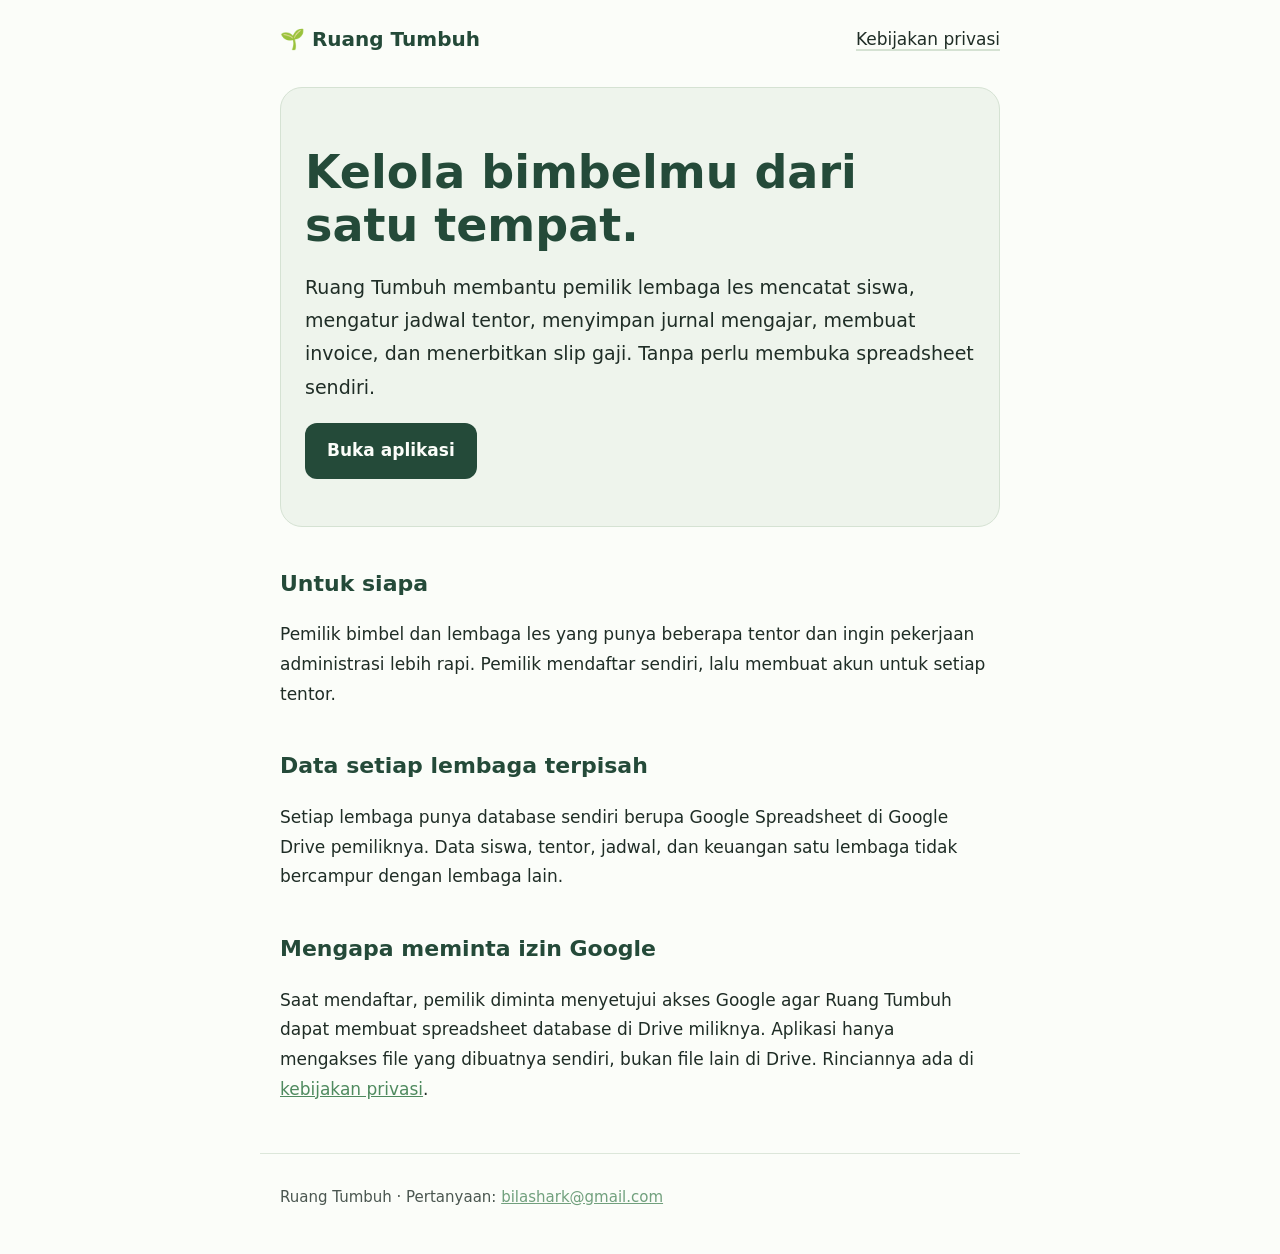
<file: index.html>
<!doctype html>
<html lang="id"><head><meta charset="utf-8"><meta name="viewport" content="width=device-width,initial-scale=1">
<title>Ruang Tumbuh — aplikasi pengelola lembaga les dan bimbel</title>
<meta name="description" content="Ruang Tumbuh membantu pemilik bimbel mengelola siswa, tentor, jadwal, jurnal, invoice, dan slip gaji dalam satu aplikasi.">
<link rel="stylesheet" href="style.css"></head><body>
<header><a class="brand" href="index.html">🌱 Ruang Tumbuh</a><nav><a href="privasi.html">Kebijakan privasi</a></nav></header>
<main>
<section class="hero">
<h1>Kelola bimbelmu dari satu tempat.</h1>
<p class="lead">Ruang Tumbuh membantu pemilik lembaga les mencatat siswa, mengatur jadwal tentor, menyimpan jurnal mengajar, membuat invoice, dan menerbitkan slip gaji. Tanpa perlu membuka spreadsheet sendiri.</p>
<p><a class="btn" href="https://script.google.com/macros/s/AKfycbzMU-IMaNAhiv8N_qCsOWG8oyHq4iH9uYZ4SNazW46ITYlQ3QHS5W2hgVgJxXsyuz6A/exec">Buka aplikasi</a></p>
</section>
<h2>Untuk siapa</h2>
<p>Pemilik bimbel dan lembaga les yang punya beberapa tentor dan ingin pekerjaan administrasi lebih rapi. Pemilik mendaftar sendiri, lalu membuat akun untuk setiap tentor.</p>
<h2>Data setiap lembaga terpisah</h2>
<p>Setiap lembaga punya database sendiri berupa Google Spreadsheet di Google Drive pemiliknya. Data siswa, tentor, jadwal, dan keuangan satu lembaga tidak bercampur dengan lembaga lain.</p>
<h2>Mengapa meminta izin Google</h2>
<p>Saat mendaftar, pemilik diminta menyetujui akses Google agar Ruang Tumbuh dapat membuat spreadsheet database di Drive miliknya. Aplikasi hanya mengakses file yang dibuatnya sendiri, bukan file lain di Drive. Rinciannya ada di <a href="privasi.html">kebijakan privasi</a>.</p>
</main>
<footer>Ruang Tumbuh · Pertanyaan: <a href="mailto:bilashark@gmail.com">bilashark@gmail.com</a></footer>
</body></html>
</file>
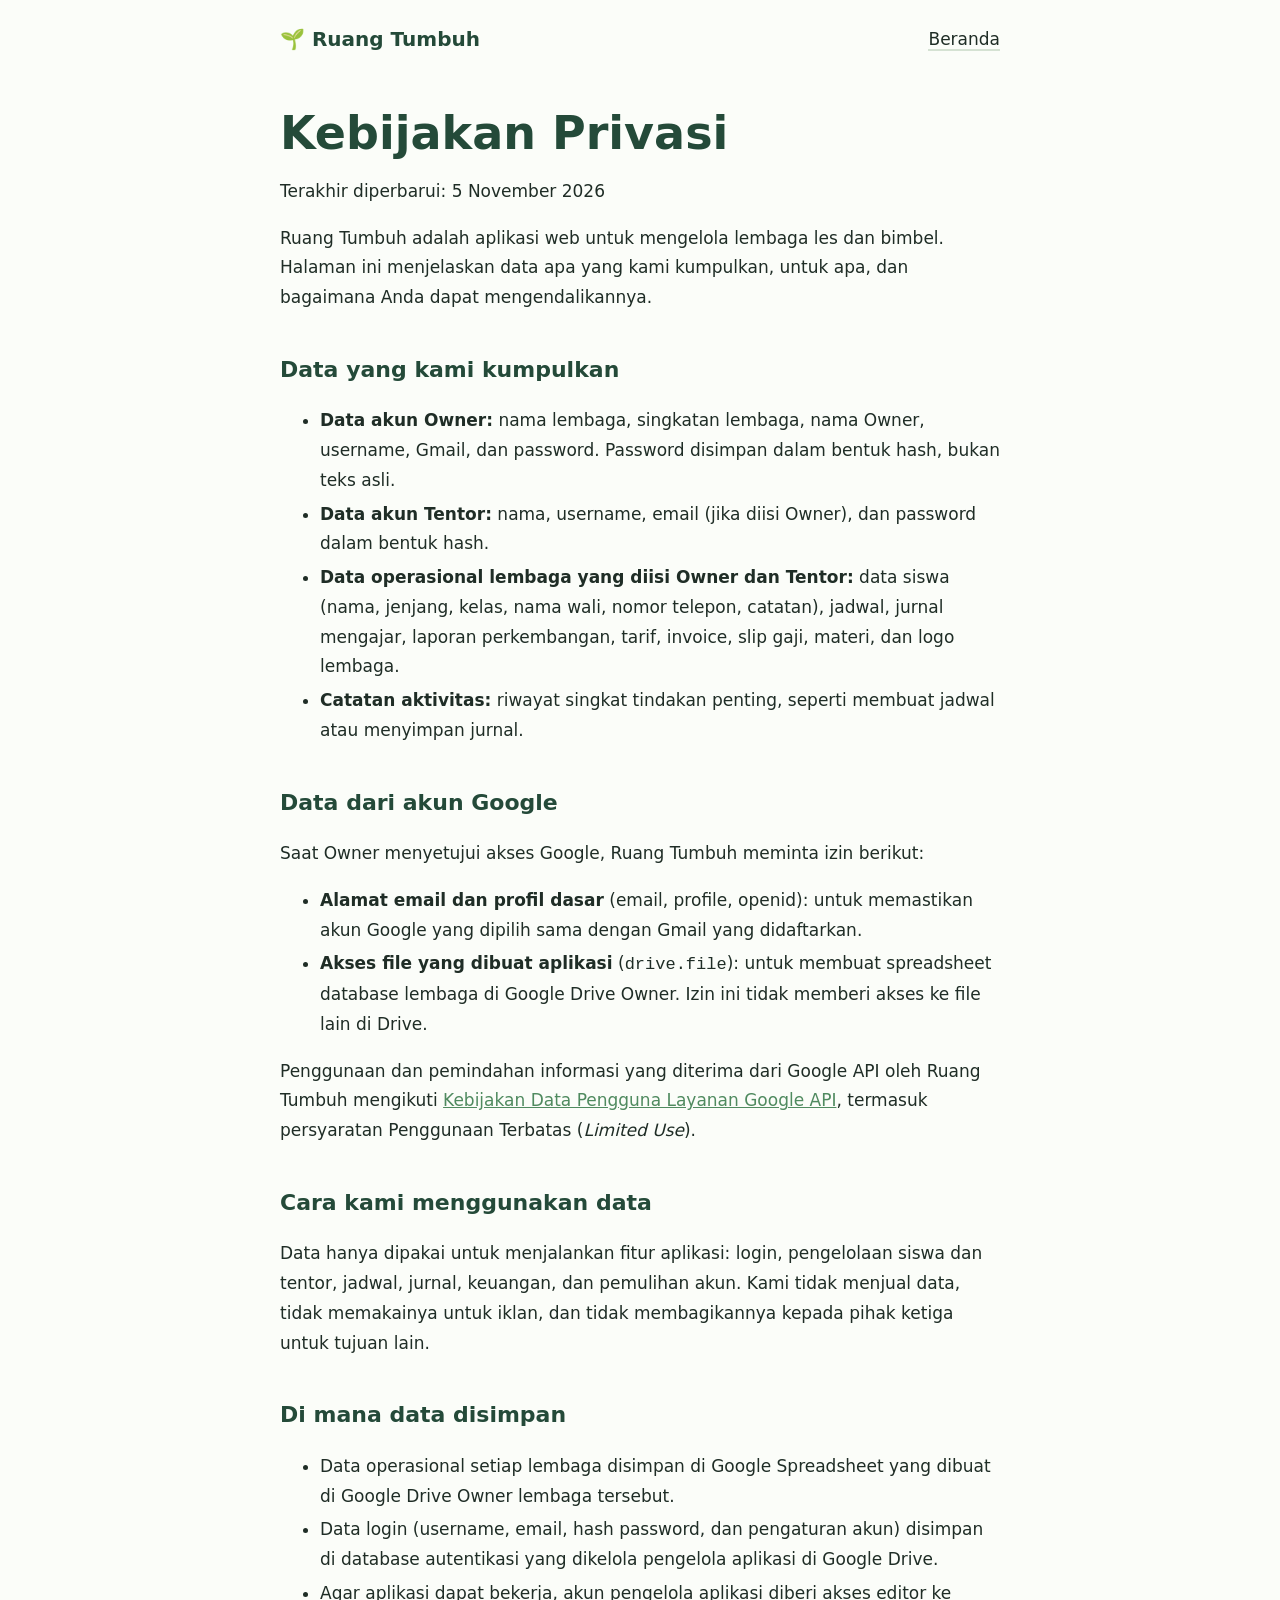
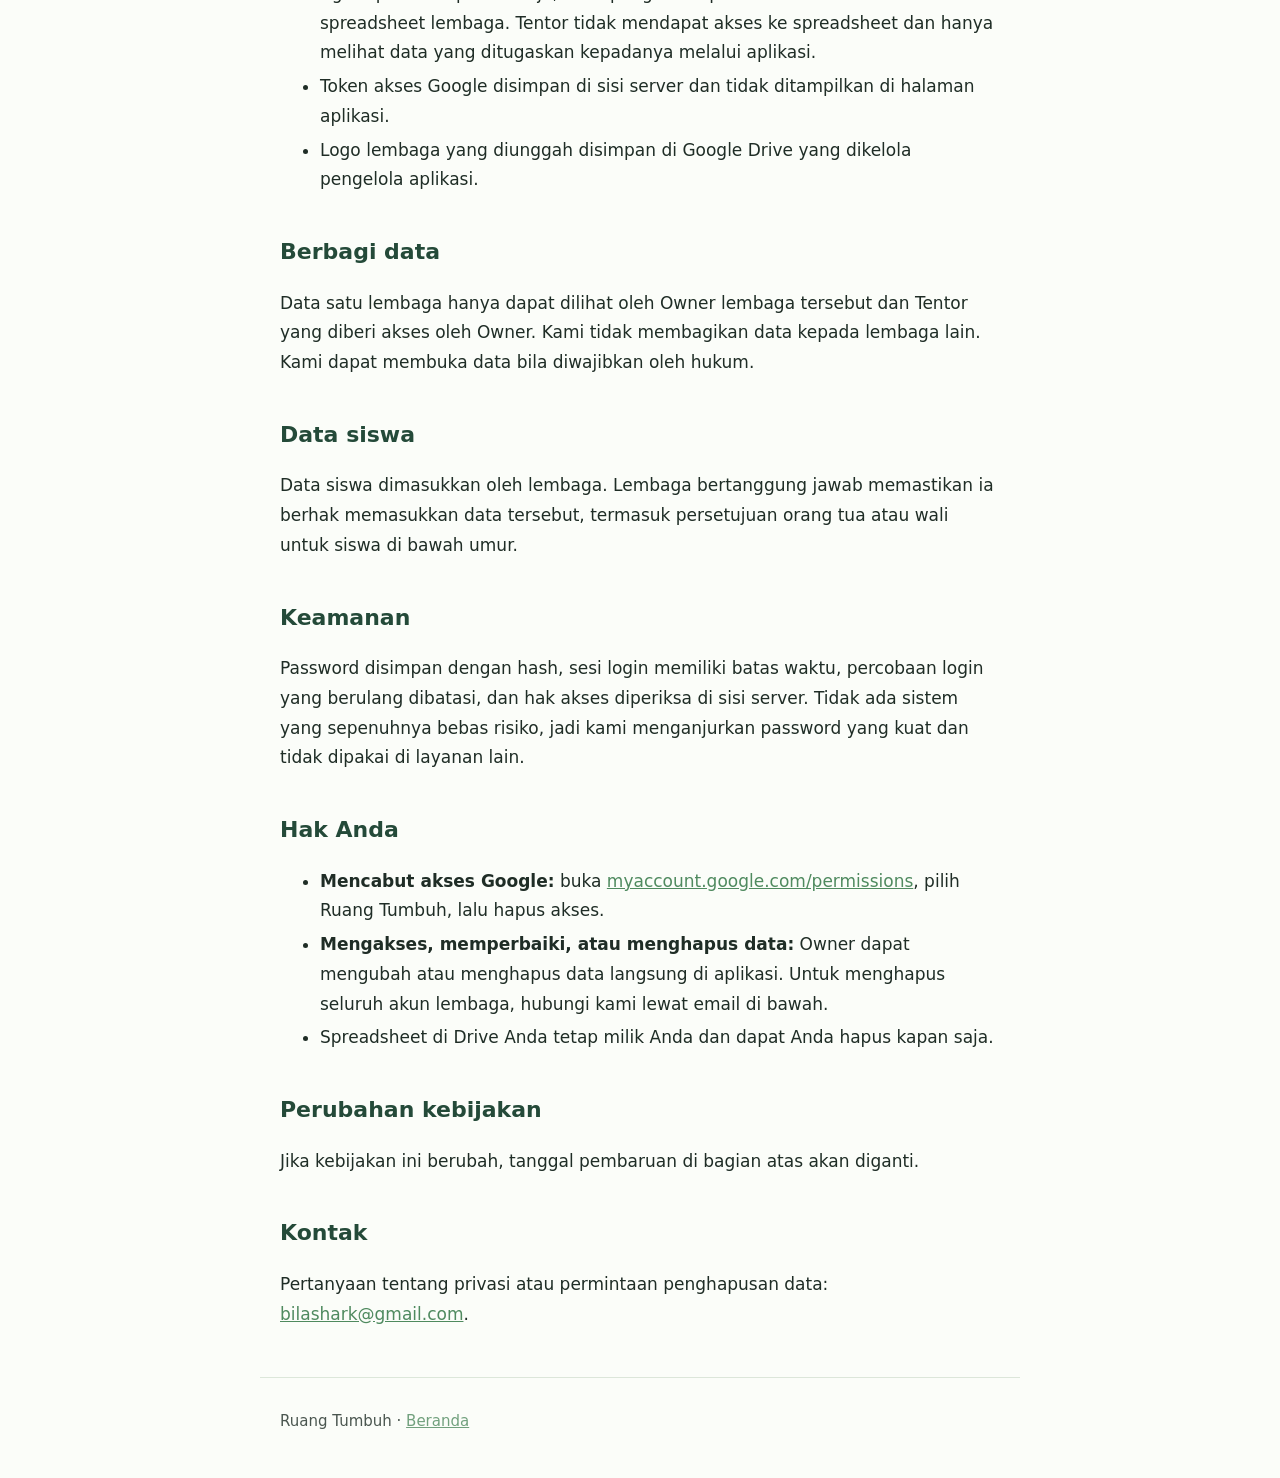
<file: privasi.html>
<!doctype html>
<html lang="id"><head><meta charset="utf-8"><meta name="viewport" content="width=device-width,initial-scale=1">
<title>Kebijakan Privasi — Ruang Tumbuh</title>
<link rel="stylesheet" href="style.css"></head><body>
<header><a class="brand" href="index.html">🌱 Ruang Tumbuh</a><nav><a href="index.html">Beranda</a></nav></header>
<main>
<h1>Kebijakan Privasi</h1>
<p>Terakhir diperbarui: 5 November 2026</p>
<p>Ruang Tumbuh adalah aplikasi web untuk mengelola lembaga les dan bimbel. Halaman ini menjelaskan data apa yang kami kumpulkan, untuk apa, dan bagaimana Anda dapat mengendalikannya.</p>

<h2>Data yang kami kumpulkan</h2>
<ul>
<li><b>Data akun Owner:</b> nama lembaga, singkatan lembaga, nama Owner, username, Gmail, dan password. Password disimpan dalam bentuk hash, bukan teks asli.</li>
<li><b>Data akun Tentor:</b> nama, username, email (jika diisi Owner), dan password dalam bentuk hash.</li>
<li><b>Data operasional lembaga yang diisi Owner dan Tentor:</b> data siswa (nama, jenjang, kelas, nama wali, nomor telepon, catatan), jadwal, jurnal mengajar, laporan perkembangan, tarif, invoice, slip gaji, materi, dan logo lembaga.</li>
<li><b>Catatan aktivitas:</b> riwayat singkat tindakan penting, seperti membuat jadwal atau menyimpan jurnal.</li>
</ul>

<h2>Data dari akun Google</h2>
<p>Saat Owner menyetujui akses Google, Ruang Tumbuh meminta izin berikut:</p>
<ul>
<li><b>Alamat email dan profil dasar</b> (email, profile, openid): untuk memastikan akun Google yang dipilih sama dengan Gmail yang didaftarkan.</li>
<li><b>Akses file yang dibuat aplikasi</b> (<code>drive.file</code>): untuk membuat spreadsheet database lembaga di Google Drive Owner. Izin ini tidak memberi akses ke file lain di Drive.</li>
</ul>
<p>Penggunaan dan pemindahan informasi yang diterima dari Google API oleh Ruang Tumbuh mengikuti <a href="https://developers.google.com/terms/api-services-user-data-policy">Kebijakan Data Pengguna Layanan Google API</a>, termasuk persyaratan Penggunaan Terbatas (<i>Limited Use</i>).</p>

<h2>Cara kami menggunakan data</h2>
<p>Data hanya dipakai untuk menjalankan fitur aplikasi: login, pengelolaan siswa dan tentor, jadwal, jurnal, keuangan, dan pemulihan akun. Kami tidak menjual data, tidak memakainya untuk iklan, dan tidak membagikannya kepada pihak ketiga untuk tujuan lain.</p>

<h2>Di mana data disimpan</h2>
<ul>
<li>Data operasional setiap lembaga disimpan di Google Spreadsheet yang dibuat di Google Drive Owner lembaga tersebut.</li>
<li>Data login (username, email, hash password, dan pengaturan akun) disimpan di database autentikasi yang dikelola pengelola aplikasi di Google Drive.</li>
<li>Agar aplikasi dapat bekerja, akun pengelola aplikasi diberi akses editor ke spreadsheet lembaga. Tentor tidak mendapat akses ke spreadsheet dan hanya melihat data yang ditugaskan kepadanya melalui aplikasi.</li>
<li>Token akses Google disimpan di sisi server dan tidak ditampilkan di halaman aplikasi.</li>
<li>Logo lembaga yang diunggah disimpan di Google Drive yang dikelola pengelola aplikasi.</li>
</ul>

<h2>Berbagi data</h2>
<p>Data satu lembaga hanya dapat dilihat oleh Owner lembaga tersebut dan Tentor yang diberi akses oleh Owner. Kami tidak membagikan data kepada lembaga lain. Kami dapat membuka data bila diwajibkan oleh hukum.</p>

<h2>Data siswa</h2>
<p>Data siswa dimasukkan oleh lembaga. Lembaga bertanggung jawab memastikan ia berhak memasukkan data tersebut, termasuk persetujuan orang tua atau wali untuk siswa di bawah umur.</p>

<h2>Keamanan</h2>
<p>Password disimpan dengan hash, sesi login memiliki batas waktu, percobaan login yang berulang dibatasi, dan hak akses diperiksa di sisi server. Tidak ada sistem yang sepenuhnya bebas risiko, jadi kami menganjurkan password yang kuat dan tidak dipakai di layanan lain.</p>

<h2>Hak Anda</h2>
<ul>
<li><b>Mencabut akses Google:</b> buka <a href="https://myaccount.google.com/permissions">myaccount.google.com/permissions</a>, pilih Ruang Tumbuh, lalu hapus akses.</li>
<li><b>Mengakses, memperbaiki, atau menghapus data:</b> Owner dapat mengubah atau menghapus data langsung di aplikasi. Untuk menghapus seluruh akun lembaga, hubungi kami lewat email di bawah.</li>
<li>Spreadsheet di Drive Anda tetap milik Anda dan dapat Anda hapus kapan saja.</li>
</ul>

<h2>Perubahan kebijakan</h2>
<p>Jika kebijakan ini berubah, tanggal pembaruan di bagian atas akan diganti.</p>

<h2>Kontak</h2>
<p>Pertanyaan tentang privasi atau permintaan penghapusan data: <a href="mailto:bilashark@gmail.com">bilashark@gmail.com</a>.</p>
</main>
<footer>Ruang Tumbuh · <a href="index.html">Beranda</a></footer>
</body></html>
</file>
<file: style.css>
:root{--forest:#244a39;--leaf:#4f8a5f;--mist:#eef4ec;--paper:#fbfdf9;--ink:#1f2d26;--line:#d5e2d3}
@media(prefers-color-scheme:dark){:root{--forest:#a9d5b4;--leaf:#7fbf92;--mist:#17241d;--paper:#101a15;--ink:#e6efe8;--line:#2c4136}}
*{box-sizing:border-box}html{-webkit-text-size-adjust:100%}
body{margin:0;font:17px/1.75 "Nunito",system-ui,-apple-system,"Segoe UI",Roboto,sans-serif;color:var(--ink);background:var(--paper)}
header,main,footer{max-width:760px;margin:0 auto;padding:0 20px}
header{display:flex;align-items:center;justify-content:space-between;padding-top:22px;padding-bottom:22px;gap:12px;flex-wrap:wrap}
.brand{font-weight:800;font-size:20px;color:var(--forest);text-decoration:none}
nav a{color:var(--ink);margin-left:16px;text-decoration:none;border-bottom:2px solid var(--line)}
nav a:hover,nav a:focus-visible{border-color:var(--leaf)}
h1{font-size:clamp(30px,6vw,46px);line-height:1.15;color:var(--forest);margin:28px 0 14px}
h2{font-size:22px;color:var(--forest);margin:38px 0 8px}
p,li{max-width:66ch}li{margin:4px 0}
.lead{font-size:19px}
.hero{background:var(--mist);border:1px solid var(--line);border-radius:22px;padding:30px 24px;margin:8px 0 12px}
.btn{display:inline-block;background:var(--forest);color:var(--paper);padding:13px 22px;border-radius:12px;font-weight:800;text-decoration:none;min-height:44px}
.btn:focus-visible,a:focus-visible{outline:3px solid var(--leaf);outline-offset:3px}
footer{padding-top:30px;padding-bottom:44px;color:var(--ink);opacity:.8;font-size:15px;border-top:1px solid var(--line);margin-top:48px}
a{color:var(--leaf)}
</file>
